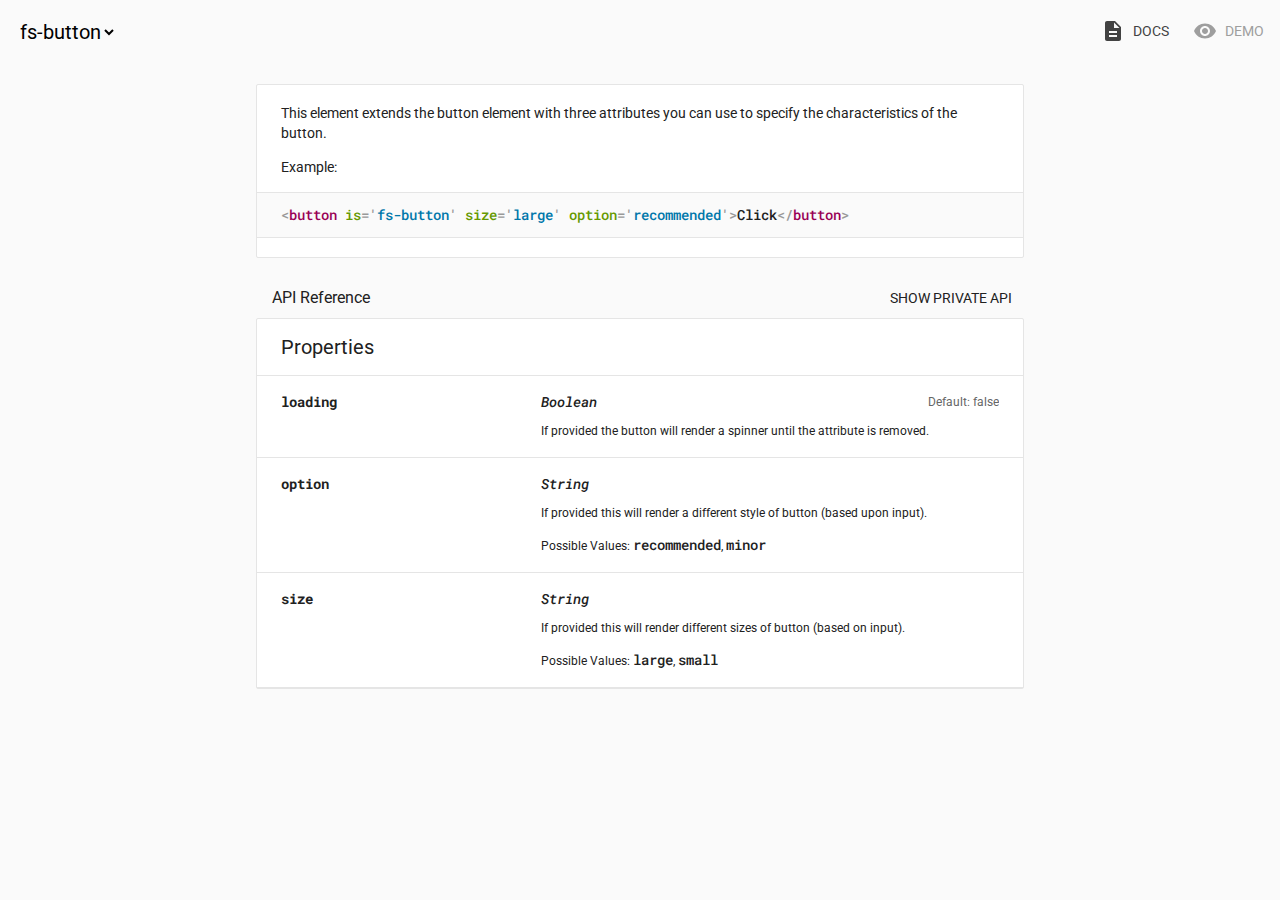
<file: components/fs-button/index.html>
<!doctype html>
<!--
@license
Copyright (c) 2015 The Polymer Project Authors. All rights reserved.
This code may only be used under the BSD style license found at http://polymer.github.io/LICENSE.txt
The complete set of authors may be found at http://polymer.github.io/AUTHORS.txt
The complete set of contributors may be found at http://polymer.github.io/CONTRIBUTORS.txt
Code distributed by Google as part of the polymer project is also
subject to an additional IP rights grant found at http://polymer.github.io/PATENTS.txt
-->
<html>
<head>

  <meta charset="utf-8">
  <meta name="viewport" content="width=device-width, initial-scale=1.0">

  <script src="../webcomponentsjs/webcomponents-lite.js"></script>
  <link rel="import" href="../iron-component-page/iron-component-page.html">

</head>
	<body unresolved>
	  <!-- Note: if the main element for this repository doesn't
	       match the folder name, add a src="&lt;main-component&gt;.html" attribute,
	       where &lt;main-component&gt;.html" is a file that imports all of the
	       components you want documented. -->
	  <iron-component-page></iron-component-page>

	</body>
</html>
</file>
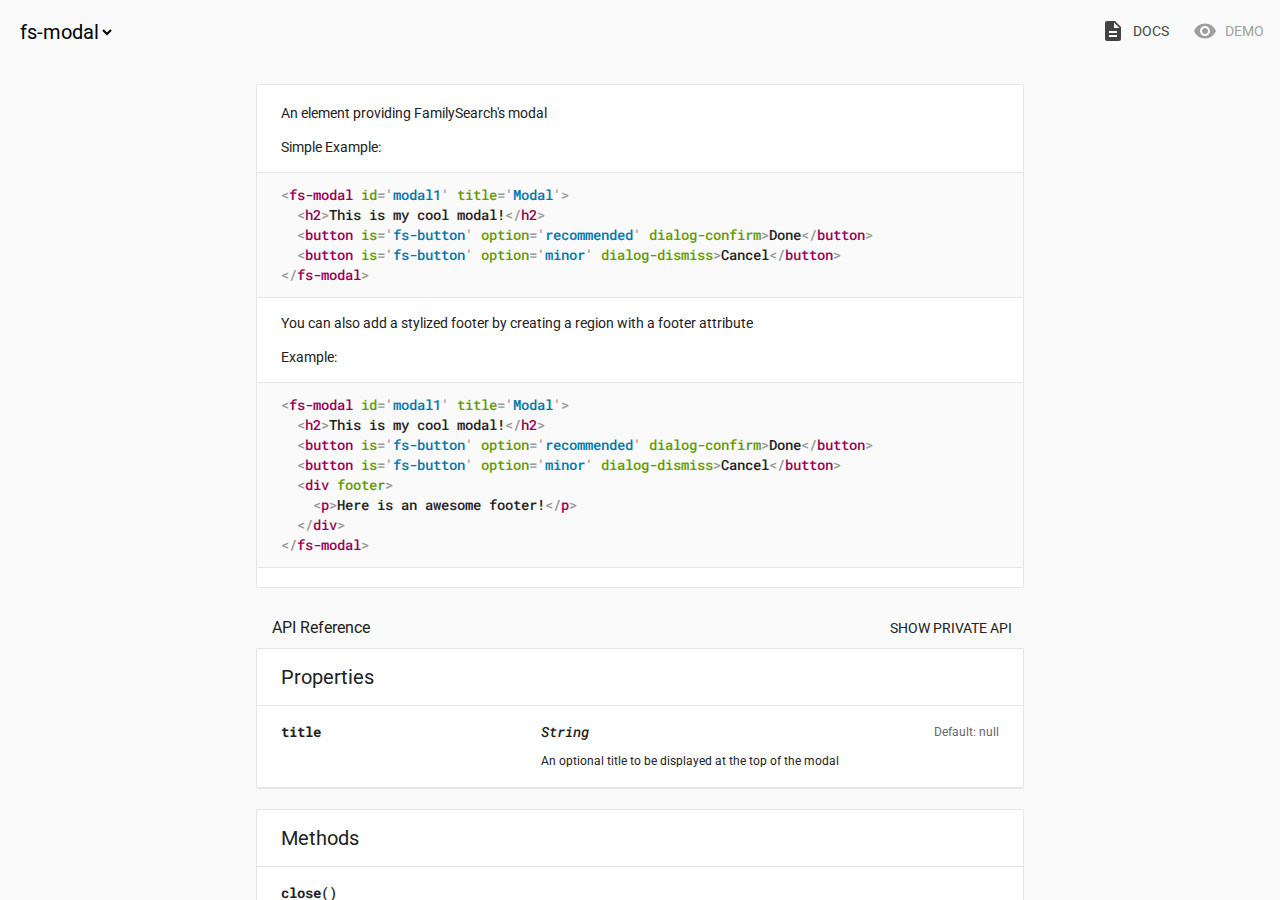
<file: components/fs-modal/index.html>
<!doctype html>
<!--
@license
Copyright (c) 2015 The Polymer Project Authors. All rights reserved.
This code may only be used under the BSD style license found at http://polymer.github.io/LICENSE.txt
The complete set of authors may be found at http://polymer.github.io/AUTHORS.txt
The complete set of contributors may be found at http://polymer.github.io/CONTRIBUTORS.txt
Code distributed by Google as part of the polymer project is also
subject to an additional IP rights grant found at http://polymer.github.io/PATENTS.txt
-->
<html>
<head>

  <meta charset="utf-8">
  <meta name="viewport" content="width=device-width, initial-scale=1.0">

  <script src="../webcomponentsjs/webcomponents-lite.js"></script>
  <link rel="import" href="../iron-component-page/iron-component-page.html">

</head>
<body unresolved>
  <!-- Note: if the main element for this repository doesn't
       match the folder name, add a src="&lt;main-component&gt;.html" attribute,
       where &lt;main-component&gt;.html" is a file that imports all of the
       components you want documented. -->
  <iron-component-page></iron-component-page>

</body>
</html>
</file>
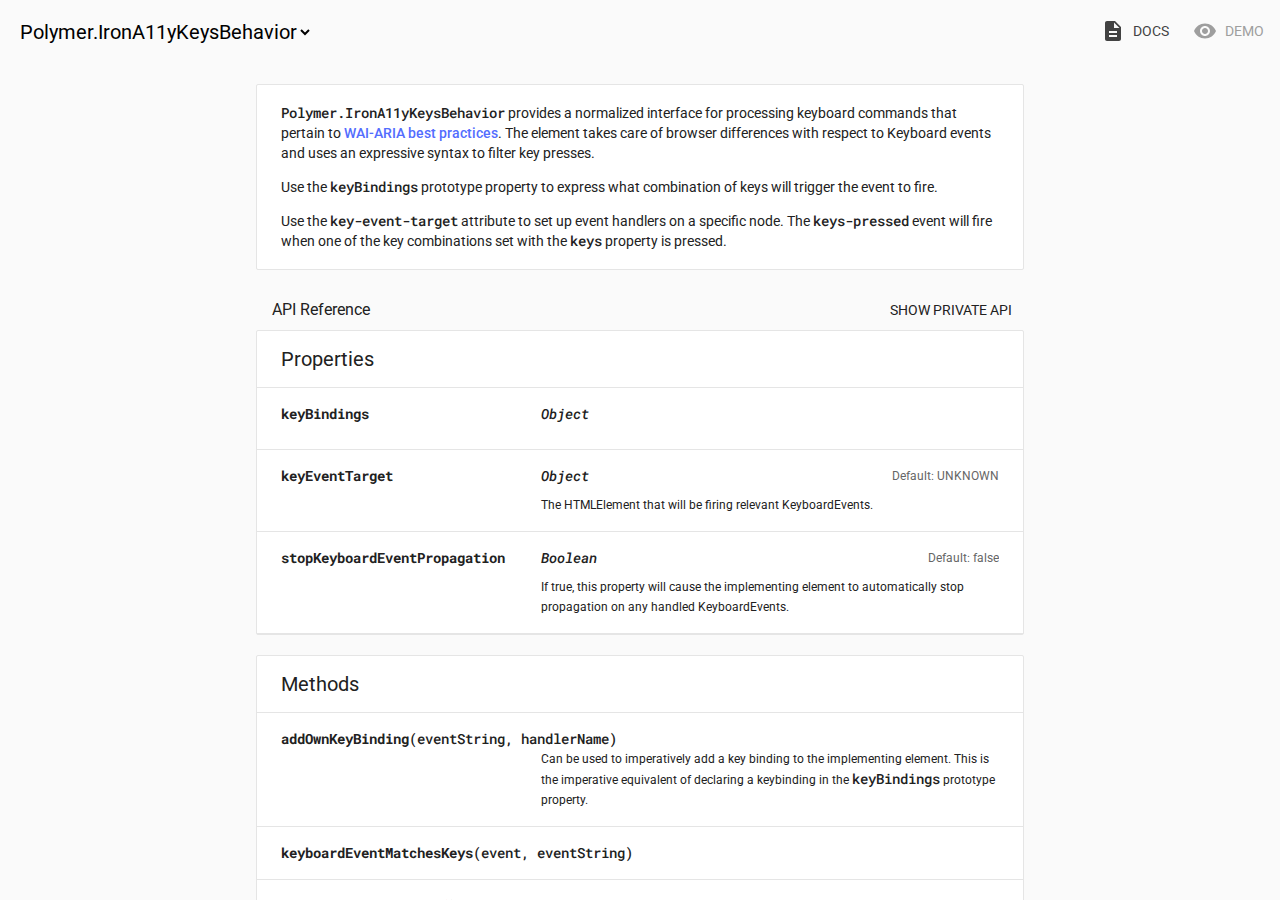
<file: components/iron-a11y-keys-behavior/index.html>
<!doctype html>
<!--
@license
Copyright (c) 2015 The Polymer Project Authors. All rights reserved.
This code may only be used under the BSD style license found at http://polymer.github.io/LICENSE
The complete set of authors may be found at http://polymer.github.io/AUTHORS
The complete set of contributors may be found at http://polymer.github.io/CONTRIBUTORS
Code distributed by Google as part of the polymer project is also
subject to an additional IP rights grant found at http://polymer.github.io/PATENTS
-->
<html>
<head>

  <title>iron-a11y-keys-behavior</title>
  <script src="../webcomponentsjs/webcomponents-lite.js"></script>
  <link rel="import" href="../iron-component-page/iron-component-page.html">

</head>
<body>

  <iron-component-page></iron-component-page>

</body>
</html>
</file>
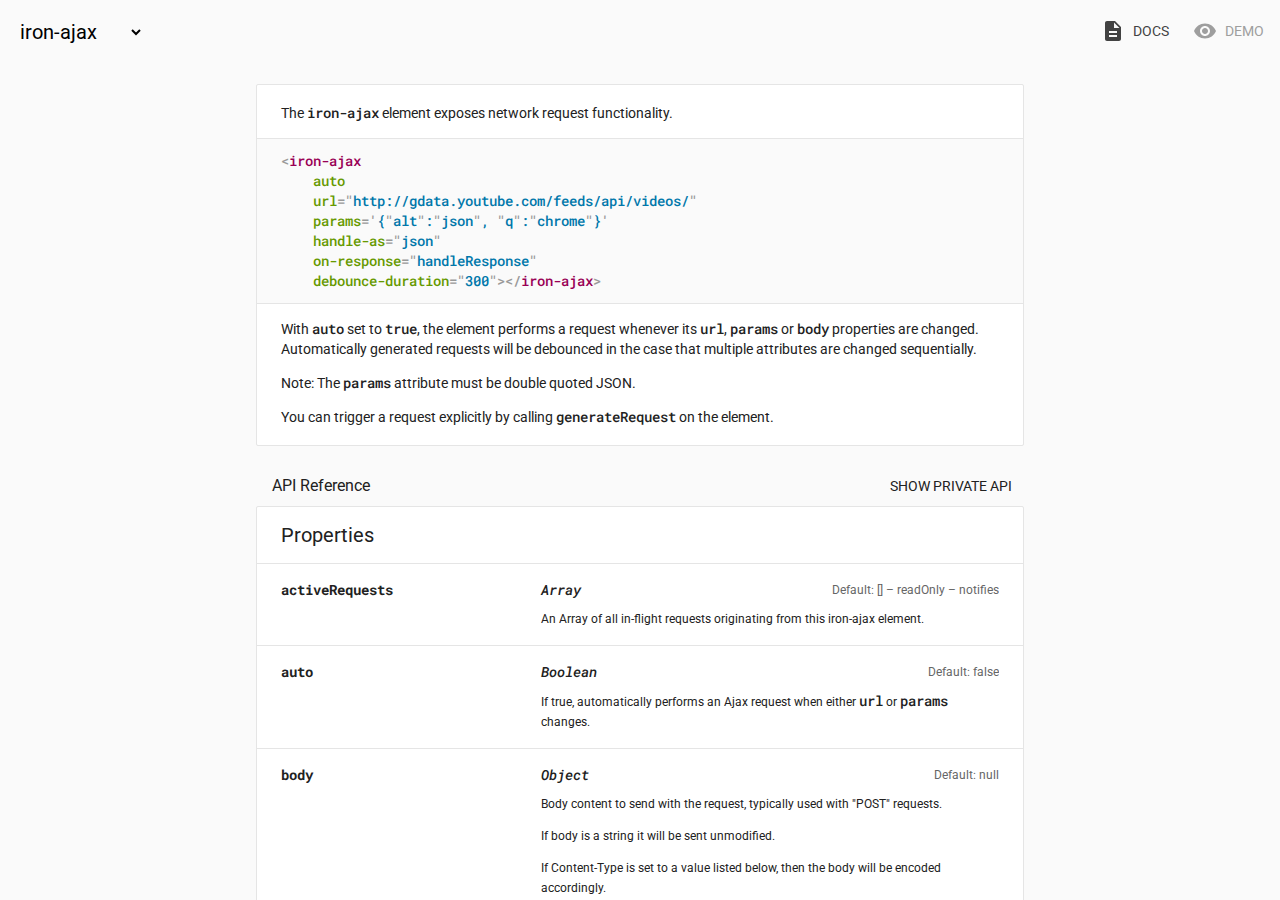
<file: components/iron-ajax/index.html>
<!doctype html>
<!--
Copyright (c) 2015 The Polymer Project Authors. All rights reserved.
This code may only be used under the BSD style license found at http://polymer.github.io/LICENSE
The complete set of authors may be found at http://polymer.github.io/AUTHORS
The complete set of contributors may be found at http://polymer.github.io/CONTRIBUTORS
Code distributed by Google as part of the polymer project is also
subject to an additional IP rights grant found at http://polymer.github.io/PATENTS
-->
<html>
<head>

  <title>iron-ajax</title>
  <meta charset="utf-8">
  <meta name="viewport" content="width=device-width, initial-scale=1.0">

  <script src="../webcomponentsjs/webcomponents-lite.js"></script>
  <link rel="import" href="../iron-component-page/iron-component-page.html">

</head>
<body>

  <iron-component-page></iron-component-page>

</body>
</html>
</file>
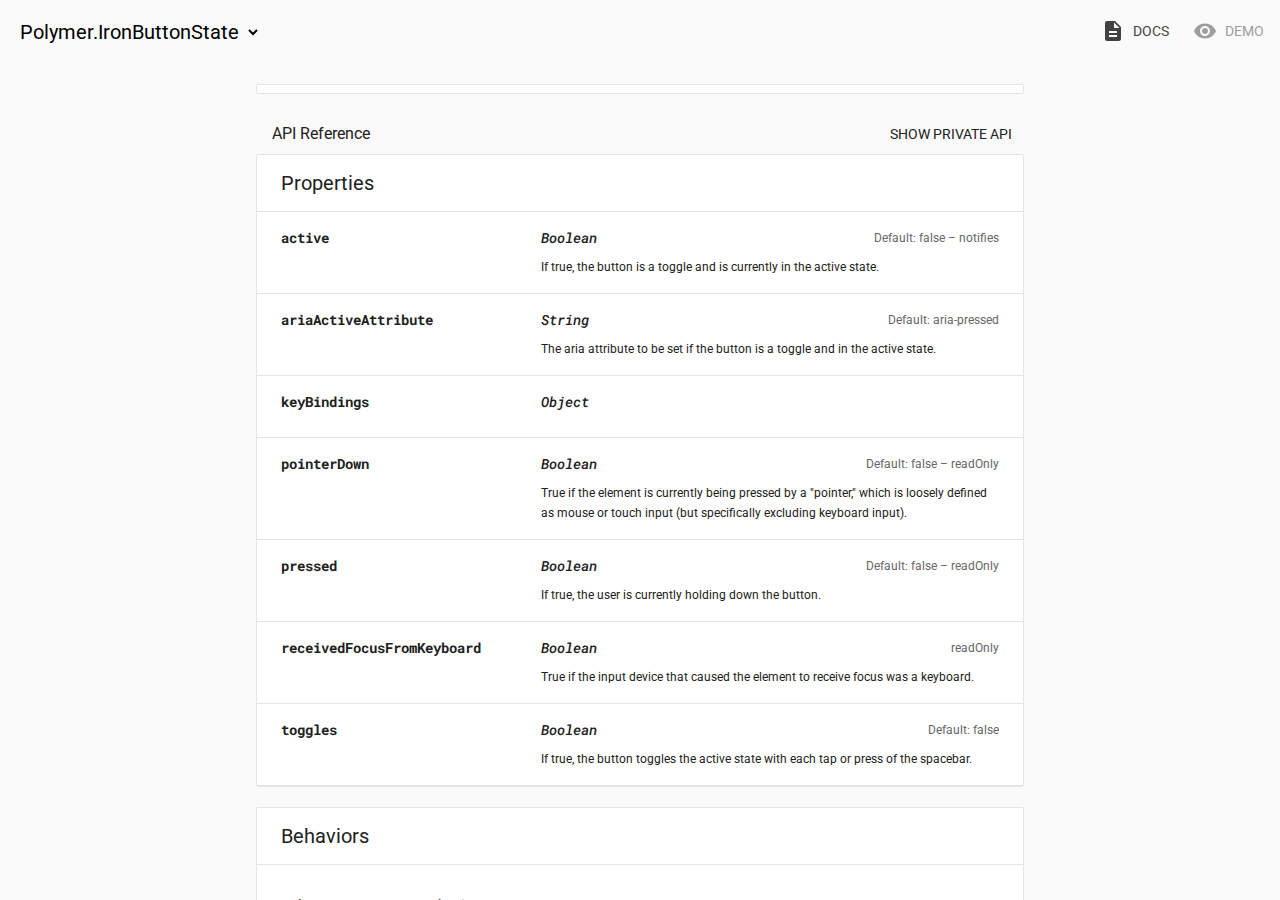
<file: components/iron-behaviors/index.html>
<!doctype html>
<!--
@license
Copyright (c) 2015 The Polymer Project Authors. All rights reserved.
This code may only be used under the BSD style license found at http://polymer.github.io/LICENSE.txt
The complete set of authors may be found at http://polymer.github.io/AUTHORS.txt
The complete set of contributors may be found at http://polymer.github.io/CONTRIBUTORS.txt
Code distributed by Google as part of the polymer project is also
subject to an additional IP rights grant found at http://polymer.github.io/PATENTS.txt
-->
<html>
<head>

  <title>Iron Behaviors</title>
  <meta charset="utf-8">
  <meta name="viewport" content="width=device-width, initial-scale=1.0">

  <script src="../webcomponentsjs/webcomponents-lite.js"></script>
  <link rel="import" href="../iron-component-page/iron-component-page.html">

</head>
<body>

  <iron-component-page src="iron-button-state.html"></iron-component-page>

</body>
</html>
</file>
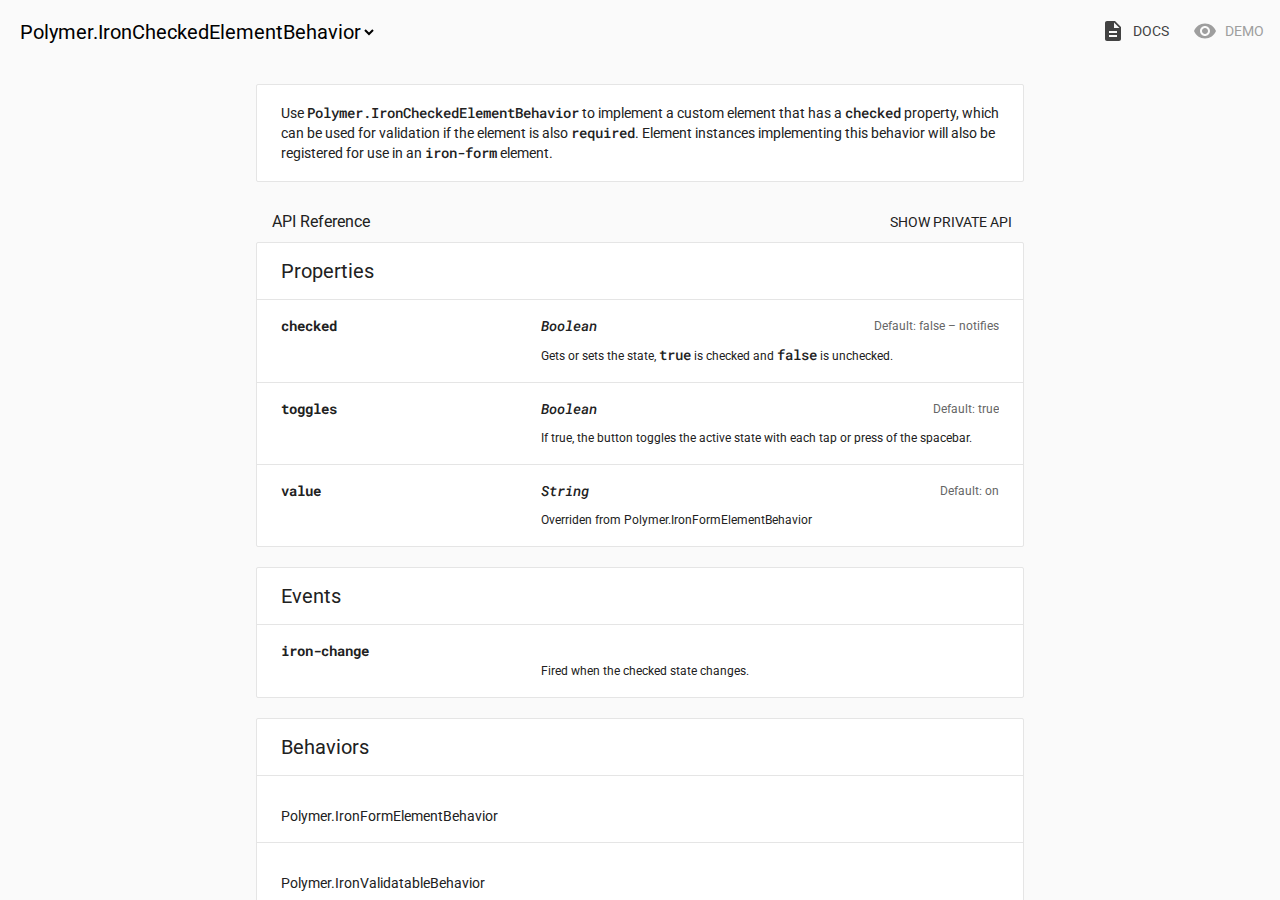
<file: components/iron-checked-element-behavior/index.html>
<!doctype html>
<!--
@license
Copyright (c) 2015 The Polymer Project Authors. All rights reserved.
This code may only be used under the BSD style license found at http://polymer.github.io/LICENSE.txt
The complete set of authors may be found at http://polymer.github.io/AUTHORS.txt
The complete set of contributors may be found at http://polymer.github.io/CONTRIBUTORS.txt
Code distributed by Google as part of the polymer project is also
subject to an additional IP rights grant found at http://polymer.github.io/PATENTS.txt
-->
<html>
<head>

  <meta charset="utf-8">
  <meta name="viewport" content="width=device-width, minimum-scale=1.0, initial-scale=1.0, user-scalable=yes">

  <title>iron-checked-element-behavior</title>

  <script src="../webcomponentsjs/webcomponents-lite.js"></script>

  <link rel="import" href="../polymer/polymer.html">
  <link rel="import" href="../iron-component-page/iron-component-page.html">

</head>
<body>

  <iron-component-page></iron-component-page>

</body>
</html>
</file>
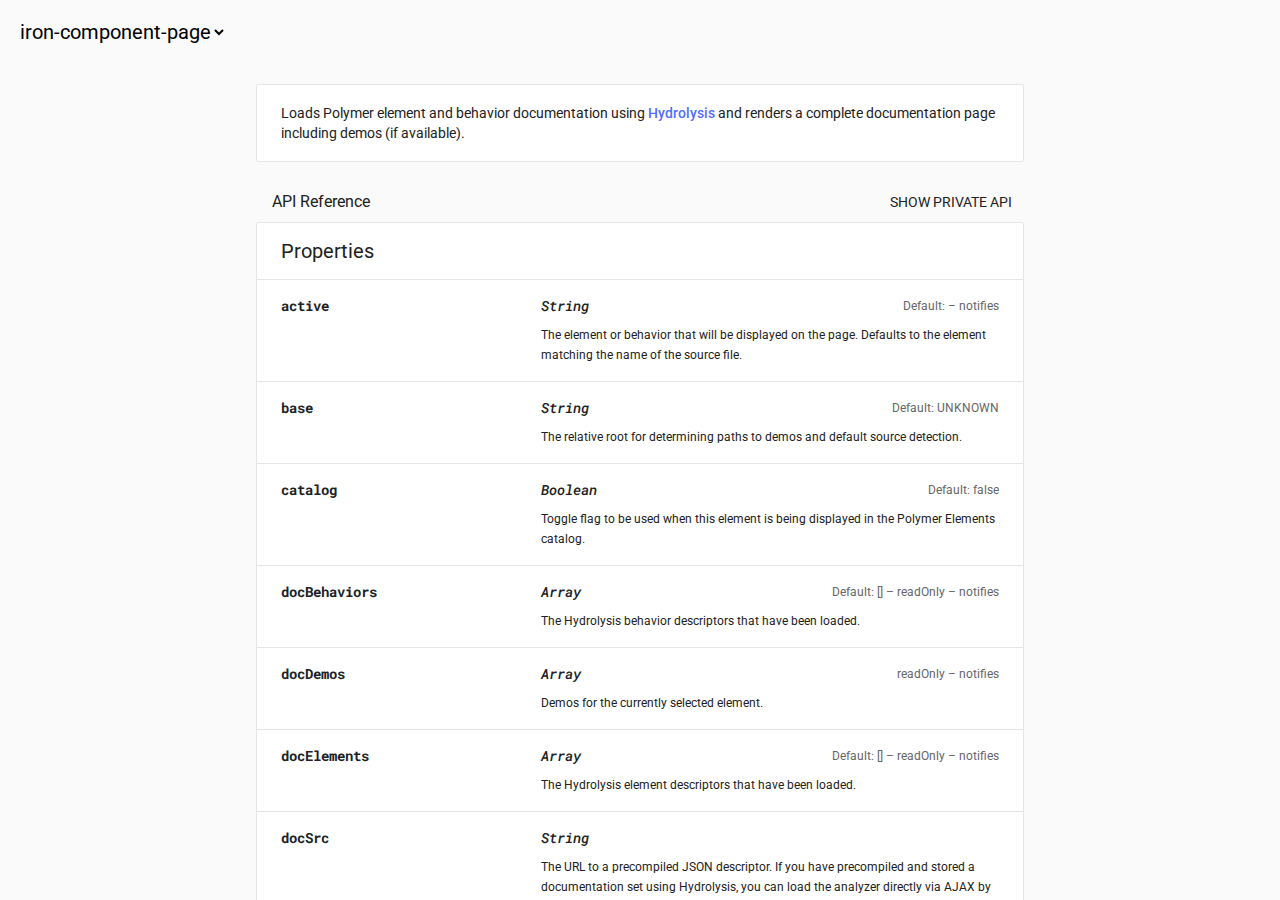
<file: components/iron-component-page/index.html>
<!doctype html>
<!--
@license
Copyright (c) 2015 The Polymer Project Authors. All rights reserved.
This code may only be used under the BSD style license found at http://polymer.github.io/LICENSE
The complete set of authors may be found at http://polymer.github.io/AUTHORS
The complete set of contributors may be found at http://polymer.github.io/CONTRIBUTORS
Code distributed by Google as part of the polymer project is also
subject to an additional IP rights grant found at http://polymer.github.io/PATENTS
-->
<html>
<head>

  <meta charset="utf-8">
  <meta name="viewport" content="width=device-width, initial-scale=1.0">

  <script src="../webcomponentsjs/webcomponents-lite.js"></script>
  <link rel="import" href="../iron-component-page/iron-component-page.html">
</head>
<body>

  <iron-component-page></iron-component-page>

</body>
</html>
</file>
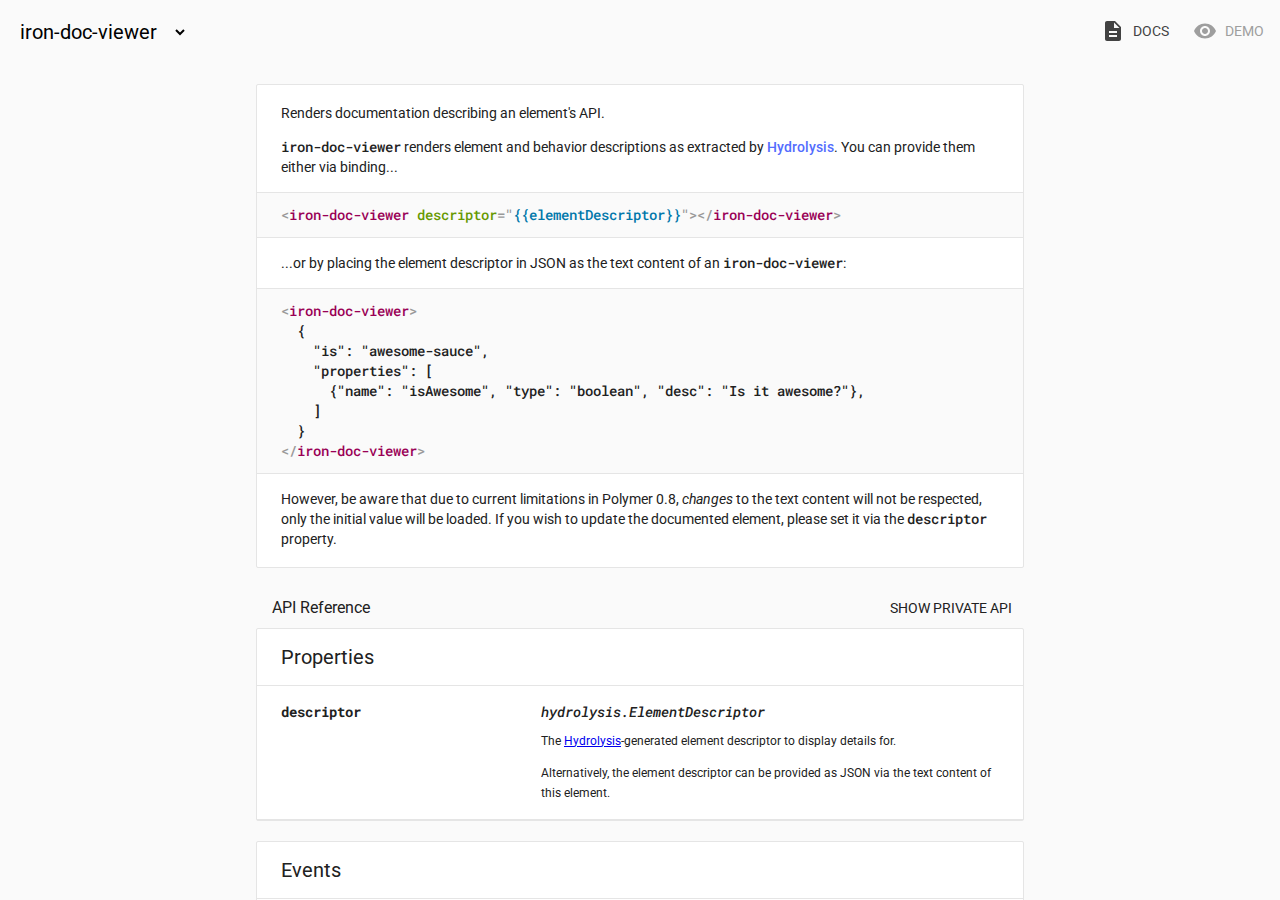
<file: components/iron-doc-viewer/index.html>
<!doctype html>
<!--
Copyright (c) 2014 The Polymer Project Authors. All rights reserved.
This code may only be used under the BSD style license found at http://polymer.github.io/LICENSE
The complete set of authors may be found at http://polymer.github.io/AUTHORS
The complete set of contributors may be found at http://polymer.github.io/CONTRIBUTORS
Code distributed by Google as part of the polymer project is also
subject to an additional IP rights grant found at http://polymer.github.io/PATENTS
-->
<html>
<head>

  <meta charset="utf-8">
  <meta name="viewport" content="width=device-width, initial-scale=1.0">

  <script src="../webcomponentsjs/webcomponents-lite.js"></script>
  <link rel="import" href="../iron-component-page/iron-component-page.html">

</head>
<body>

  <iron-component-page></iron-component-page>

</body>
</html>
</file>
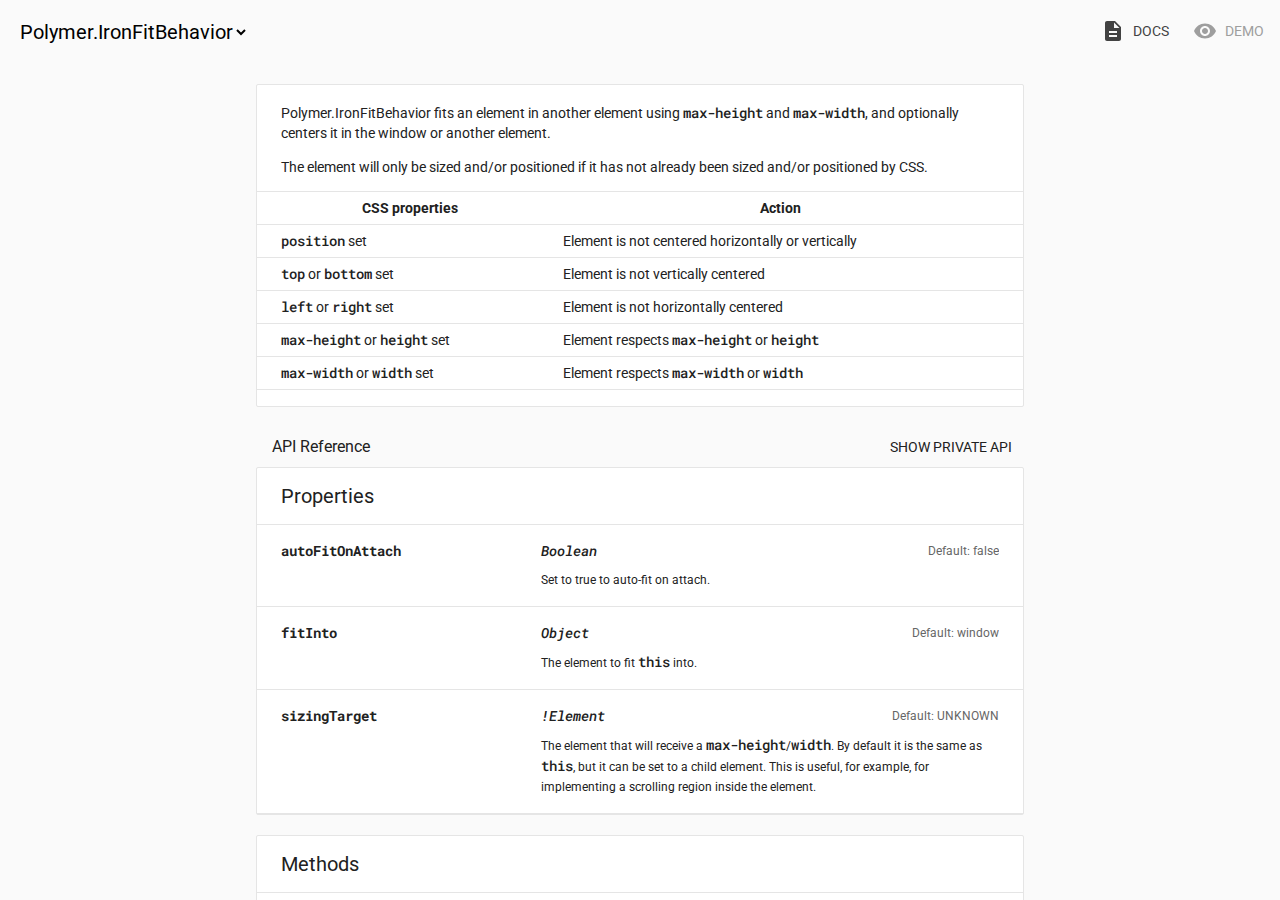
<file: components/iron-fit-behavior/index.html>
<!doctype html>
<!--
@license
Copyright (c) 2015 The Polymer Project Authors. All rights reserved.
This code may only be used under the BSD style license found at http://polymer.github.io/LICENSE.txt
The complete set of authors may be found at http://polymer.github.io/AUTHORS.txt
The complete set of contributors may be found at http://polymer.github.io/CONTRIBUTORS.txt
Code distributed by Google as part of the polymer project is also
subject to an additional IP rights grant found at http://polymer.github.io/PATENTS.txt
-->
<html>
<head>

  <meta charset="utf-8">
  <meta name="viewport" content="width=device-width, minimum-scale=1.0, initial-scale=1.0, user-scalable=yes">

  <title>iron-fit-behavior</title>

  <script src="../webcomponentsjs/webcomponents-lite.js"></script>

  <link rel="import" href="../polymer/polymer.html">
  <link rel="import" href="../iron-component-page/iron-component-page.html">

</head>
<body>

  <iron-component-page></iron-component-page>

</body>
</html>
</file>
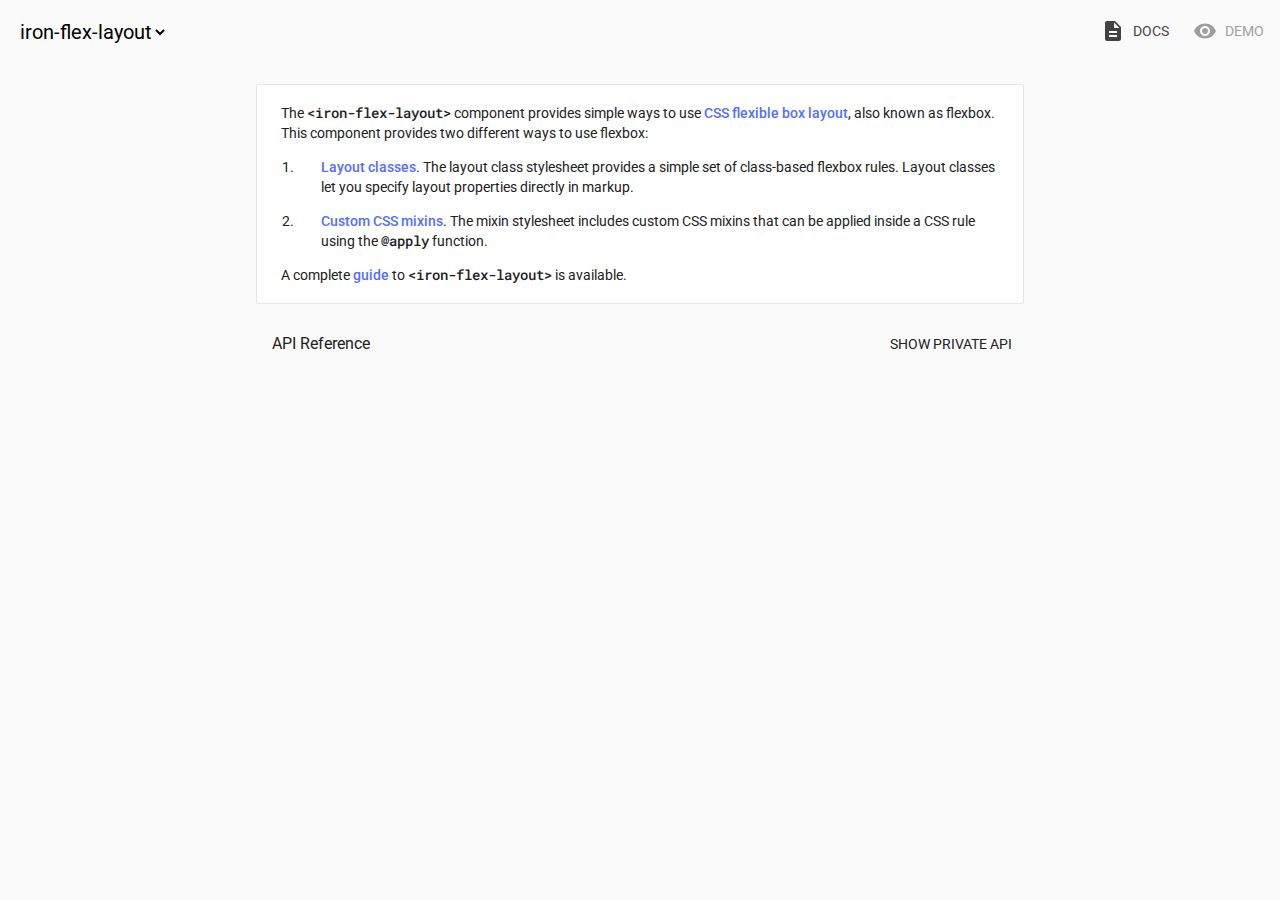
<file: components/iron-flex-layout/index.html>
<!doctype html>
<!--
@license
Copyright (c) 2015 The Polymer Project Authors. All rights reserved.
This code may only be used under the BSD style license found at http://polymer.github.io/LICENSE.txt
The complete set of authors may be found at http://polymer.github.io/AUTHORS.txt
The complete set of contributors may be found at http://polymer.github.io/CONTRIBUTORS.txt
Code distributed by Google as part of the polymer project is also
subject to an additional IP rights grant found at http://polymer.github.io/PATENTS.txt
-->
<html>
<head>

  <title>iron-flex-layout</title>
  <script src="../webcomponentsjs/webcomponents-lite.js"></script>
  <link rel="import" href="../iron-component-page/iron-component-page.html">

</head>
<body>

  <iron-component-page></iron-component-page>

</body>
</html>
</file>
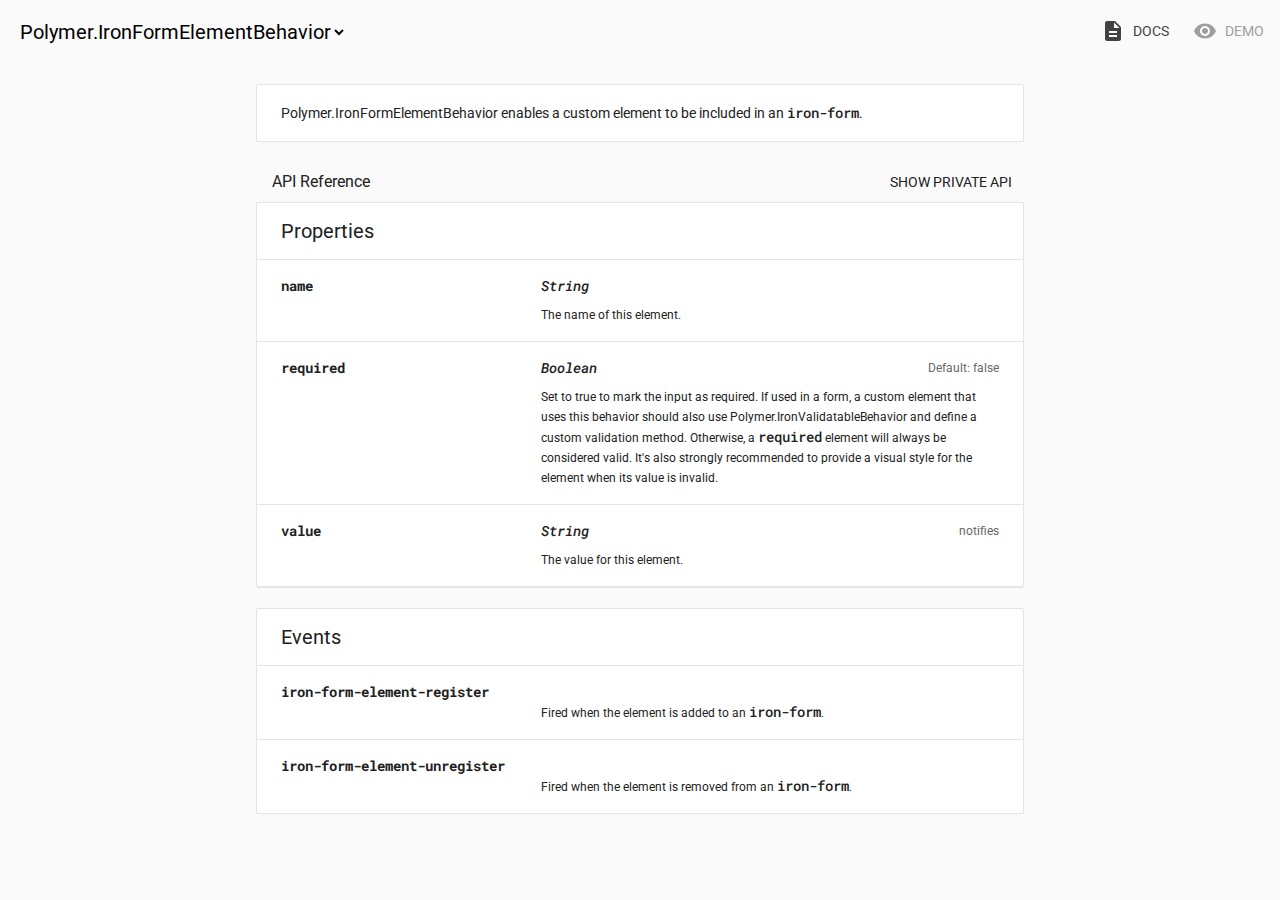
<file: components/iron-form-element-behavior/index.html>
<!doctype html>
<!--
@license
Copyright (c) 2015 The Polymer Project Authors. All rights reserved.
This code may only be used under the BSD style license found at http://polymer.github.io/LICENSE.txt
The complete set of authors may be found at http://polymer.github.io/AUTHORS.txt
The complete set of contributors may be found at http://polymer.github.io/CONTRIBUTORS.txt
Code distributed by Google as part of the polymer project is also
subject to an additional IP rights grant found at http://polymer.github.io/PATENTS.txt
-->
<html>
<head>

  <meta charset="utf-8">
  <meta name="viewport" content="width=device-width, minimum-scale=1.0, initial-scale=1.0, user-scalable=yes">

  <title>iron-form-element-behavior</title>

  <script src="../webcomponentsjs/webcomponents-lite.js"></script>

  <link rel="import" href="../polymer/polymer.html">
  <link rel="import" href="../iron-component-page/iron-component-page.html">

</head>
<body>

  <iron-component-page></iron-component-page>

</body>
</html>
</file>
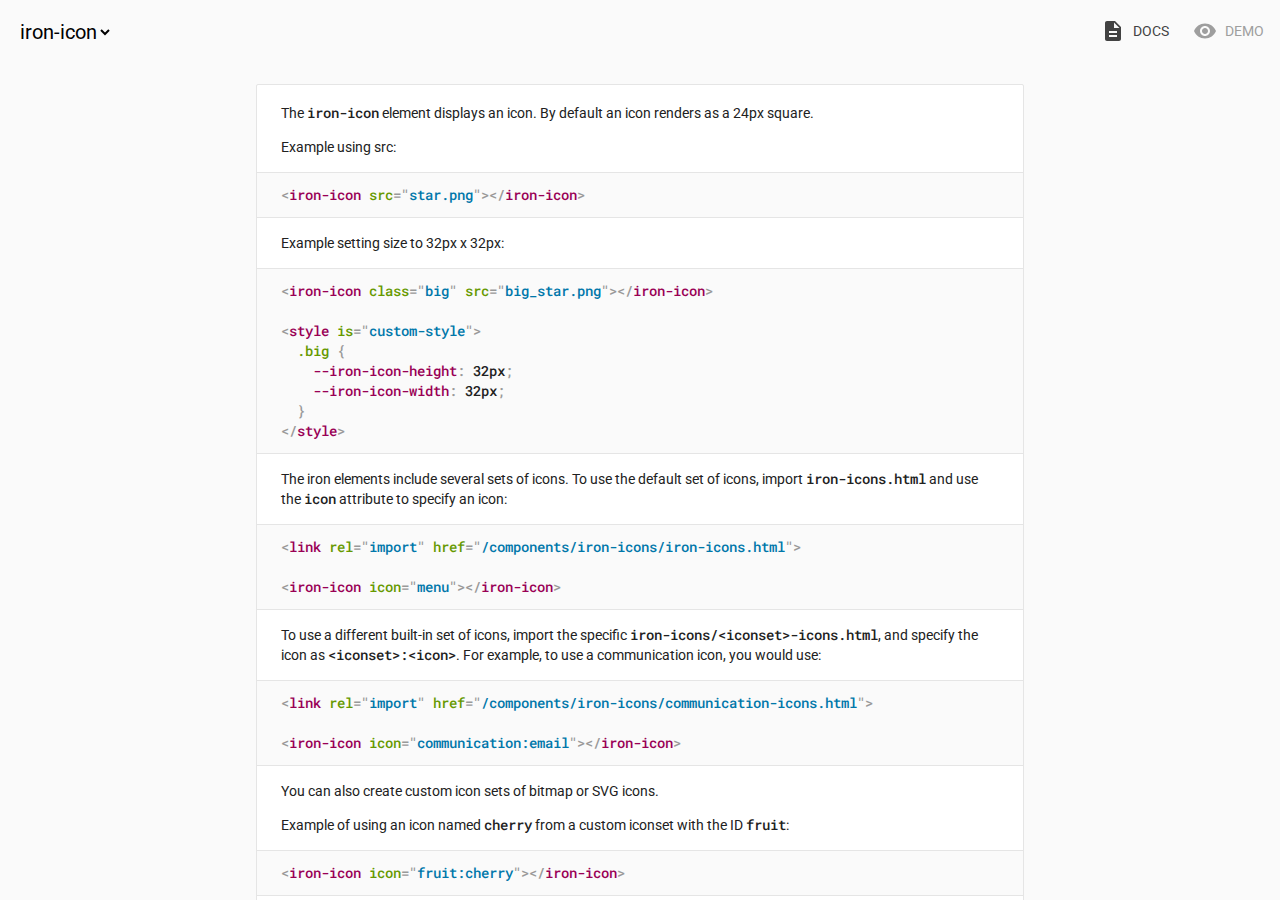
<file: components/iron-icon/index.html>
<!doctype html>
<!--
@license
Copyright (c) 2015 The Polymer Project Authors. All rights reserved.
This code may only be used under the BSD style license found at http://polymer.github.io/LICENSE
The complete set of authors may be found at http://polymer.github.io/AUTHORS
The complete set of contributors may be found at http://polymer.github.io/CONTRIBUTORS
Code distributed by Google as part of the polymer project is also
subject to an additional IP rights grant found at http://polymer.github.io/PATENTS
-->
<html>
<head>

  <meta charset="utf-8">
  <meta name="viewport" content="width=device-width, initial-scale=1.0">

  <script src="../webcomponentsjs/webcomponents-lite.js"></script>
  <link rel="import" href="../iron-component-page/iron-component-page.html">

</head>
<body>

  <iron-component-page></iron-component-page>

</body>
</html>
</file>
